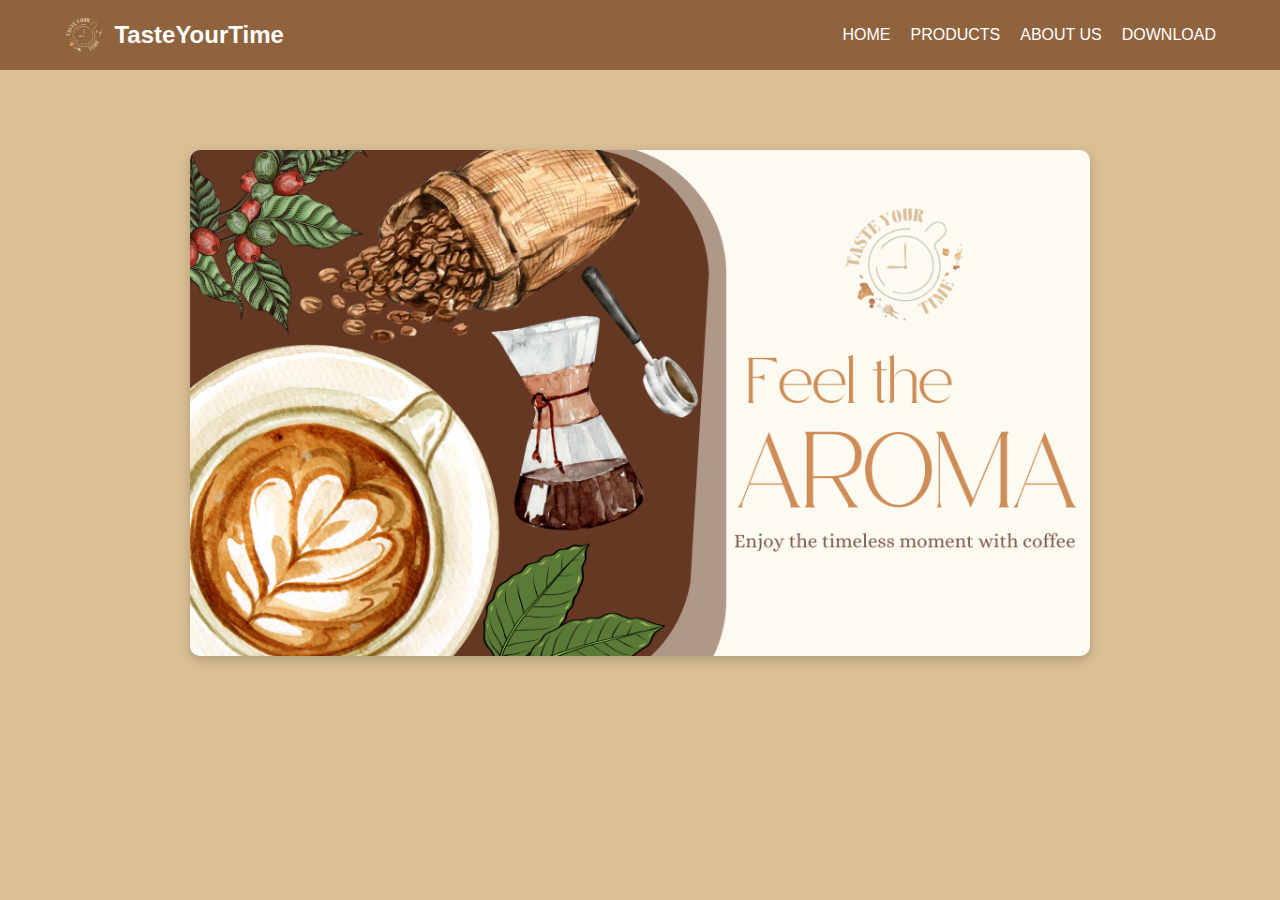
<file: index.html>
<!DOCTYPE html>
<html lang="en">
<head>
  <meta charset="UTF-8" />
  <meta name="viewport" content="width=device-width, initial-scale=1.0"/>
  <title>TasteYourTime</title>
  <link rel="stylesheet" href="tyt.css" />
</head>
<body>
  <header>
    <div class="container">

        <div class="logo">
            <img src="LOGO1.png" alt="TYT" />
            TasteYourTime
          </div>

      <nav>
        <ul class="nav-links">
          <li><a href="index.html">HOME</a></li>
          <li><a href="product.html">PRODUCTS</a></li>
          <li><a href="aboutUs.html">ABOUT US</a></li>
          <li><a href="download.html">DOWNLOAD</a></li>
        </ul>
      </nav>
    </div>
  </header>

  <main>

    <div class="hero-image">
        <img src="5.png" alt="Main Visual" />
      </div>
    
  </main>

</body>
</html>
</file>
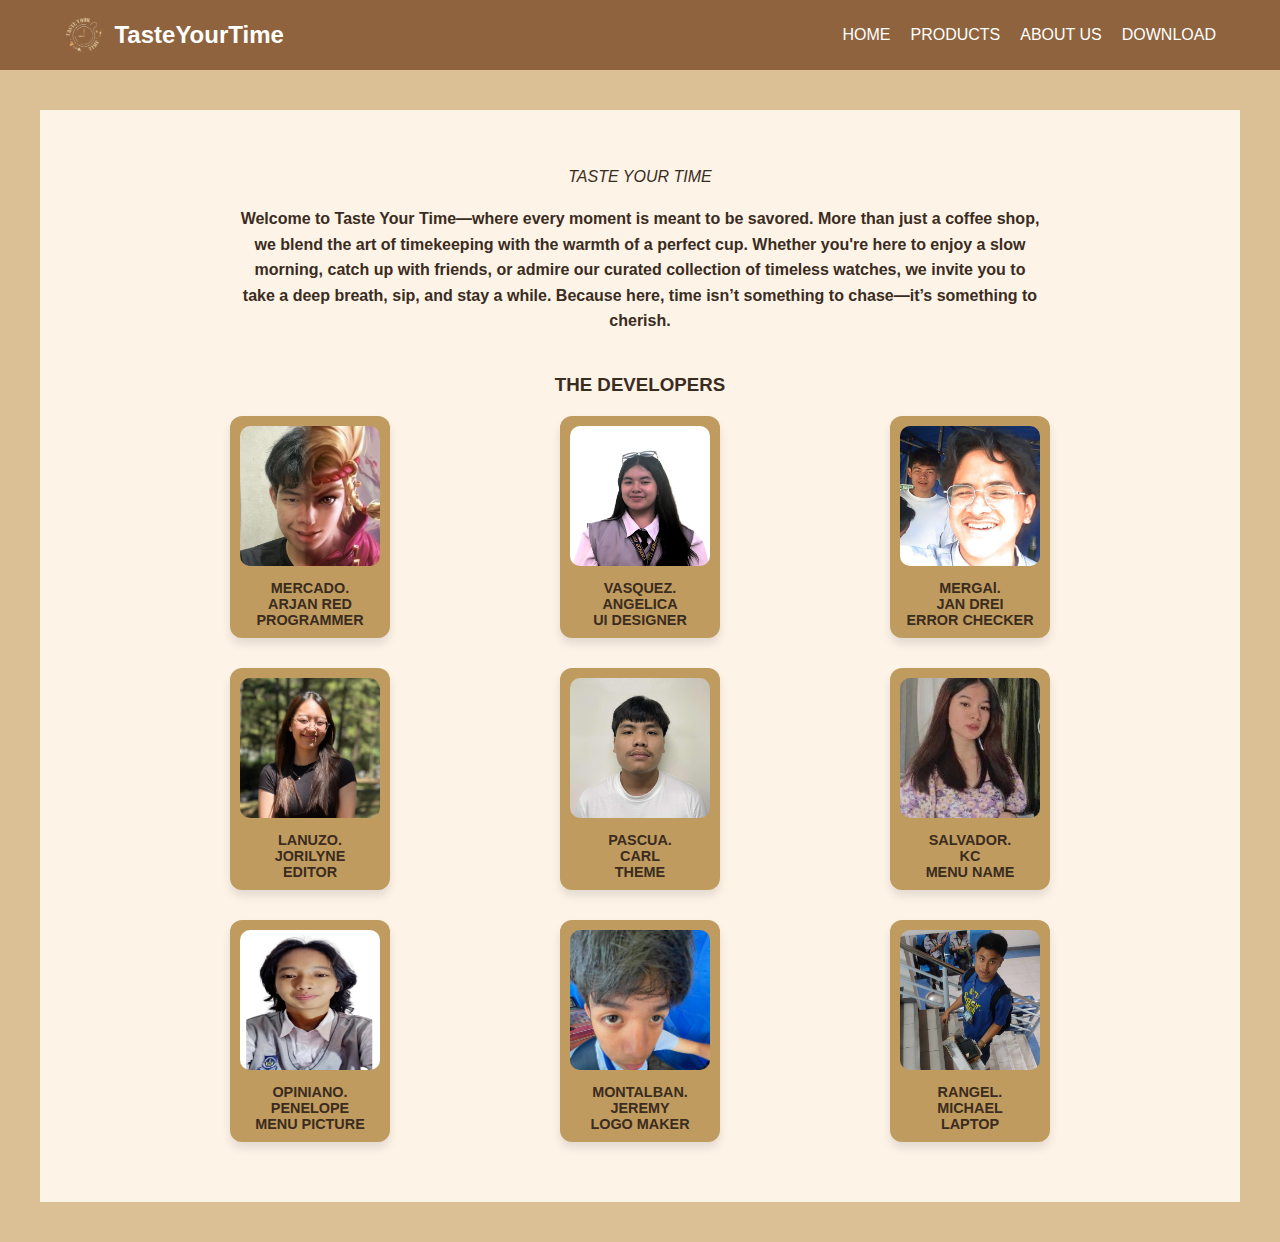
<file: aboutUs.html>
<!DOCTYPE html>
<html lang="en">
<head>
  <meta charset="UTF-8" />
  <title>About Us</title>
  <link rel="stylesheet" href="aboutUs.css" />
</head>
<body>
  <header>
    <div class="container">

        <div class="logo">
            <img src="LOGO1.png" alt="TYT" />
            TasteYourTime
          </div>

      <nav>
        <ul class="nav-links">
          <li><a href="index.html">HOME</a></li>
          <li><a href="product.html">PRODUCTS</a></li>
          <li><a href="aboutUs.html">ABOUT US</a></li>
          <li><a href="download.html">DOWNLOAD</a></li>
        </ul>
      </nav>
    </div>
  </header>

  <main>

    <main class="about-section">
        <br><span class="highlight">TASTE YOUR TIME</span>
        <p class="about-text">
          Welcome to Taste Your Time—where every moment is meant to be savored. More than just a coffee shop, we blend the art of timekeeping with the warmth of a perfect cup.
          Whether you're here to enjoy a slow morning, catch up with friends, or admire our curated collection of timeless watches, we invite you to take a deep breath, sip, and stay a while.
          Because here, time isn’t something to chase—it’s something to cherish.
        </p>
    
        <h3>THE DEVELOPERS</h3>
        <div class="team-grid">
        
          <div class="member">
            <img src="i1.jpeg" alt="Arjan Red" />
            <p><strong>MERCADO.<br>ARJAN RED</strong><br>PROGRAMMER</p>
          </div>

          <div class="member">
            <img src="i2.jpeg" alt="Angelica" />
            <p><strong>VASQUEZ.<br>ANGELICA</strong><br>UI DESIGNER</p>
          </div>

          <div class="member">
            <img src="i3.jpeg" alt="Jan Drei" />
            <p><strong>MERGAl.<br>JAN DREI</strong><br>ERROR CHECKER</p>
          </div>

          <div class="member">
            <img src="i4.jpg" alt="Jorilyne" />
            <p><strong>LANUZO.<br>JORILYNE</strong><br>EDITOR</p>
          </div>

          <div class="member">
            <img src="i5.jpeg" alt="Carl" />
            <p><strong>PASCUA.<br>CARL</strong><br>THEME</p>
          </div>

          <div class="member">
            <img src="i6.jpeg" alt="KC" />
            <p><strong>SALVADOR.<br>KC</strong><br>MENU NAME</p>
          </div>

          <div class="member">
            <img src="i7.jpeg" alt="Penelope" />
            <p><strong>OPINIANO.<br>PENELOPE</strong><br>MENU PICTURE</p>
          </div>

          <div class="member">
            <img src="i8.jpeg" alt="Jeremy" />
            <p><strong>MONTALBAN.<br>JEREMY</strong><br>LOGO MAKER</p>
          </div>

          <div class="member">
            <img src="i9.jpg" alt="Michael" />
            <p><strong>RANGEL.<br>MICHAEL</strong><br>LAPTOP</p>
          </div>
        </div>
      </main>
    </body>
    </html>

  </main>

</body>
</html>
</file>
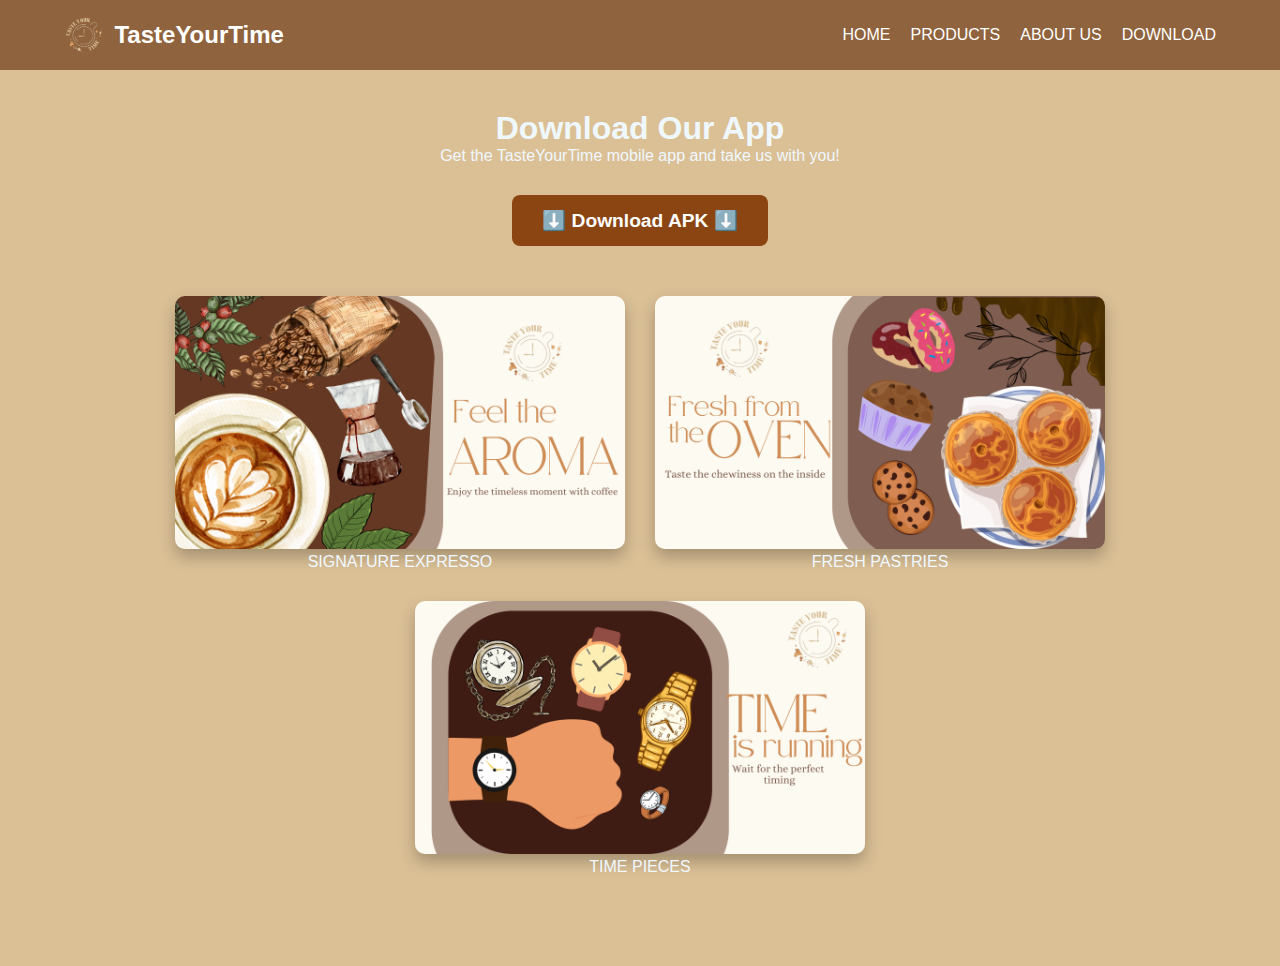
<file: download.html>
<!DOCTYPE html>
<html lang="en">
<head>
  <meta charset="UTF-8" />
  <title>Download</title>
  <link rel="stylesheet" href="download.css" />
</head>
<body>
  <header>
    <div class="container">

        <div class="logo">
            <img src="LOGO1.png" alt="TYT" />
            TasteYourTime
          </div>

      <nav>
        <ul class="nav-links">
          <li><a href="index.html">HOME</a></li>
          <li><a href="product.html">PRODUCTS</a></li>
          <li><a href="aboutUs.html">ABOUT US</a></li>
          <li><a href="download.html">DOWNLOAD</a></li>
        </ul>
      </nav>
    </div>
  </header>

  <main>

     <h1>Download Our App</h1>
    <p>Get the TasteYourTime mobile app and take us with you!</p>
    
    <a href="tyt.apk" download class="download-btn">⬇️ Download APK ⬇️</a>
    

    <div class="hero-image">
        <div class="image-block">
          <img src="5.png" alt="Visual 1" />
          <p>SIGNATURE EXPRESSO</p>
        </div>
        <div class="image-block">
          <img src="6.png" alt="Visual 2" />
          <p>FRESH PASTRIES</p>
        </div>
        <div class="image-block">
          <img src="7.png" alt="Visual 3" />
          <p>TIME PIECES</p>
        </div>

  

  </main>
    
  

</body>
</html>
</file>
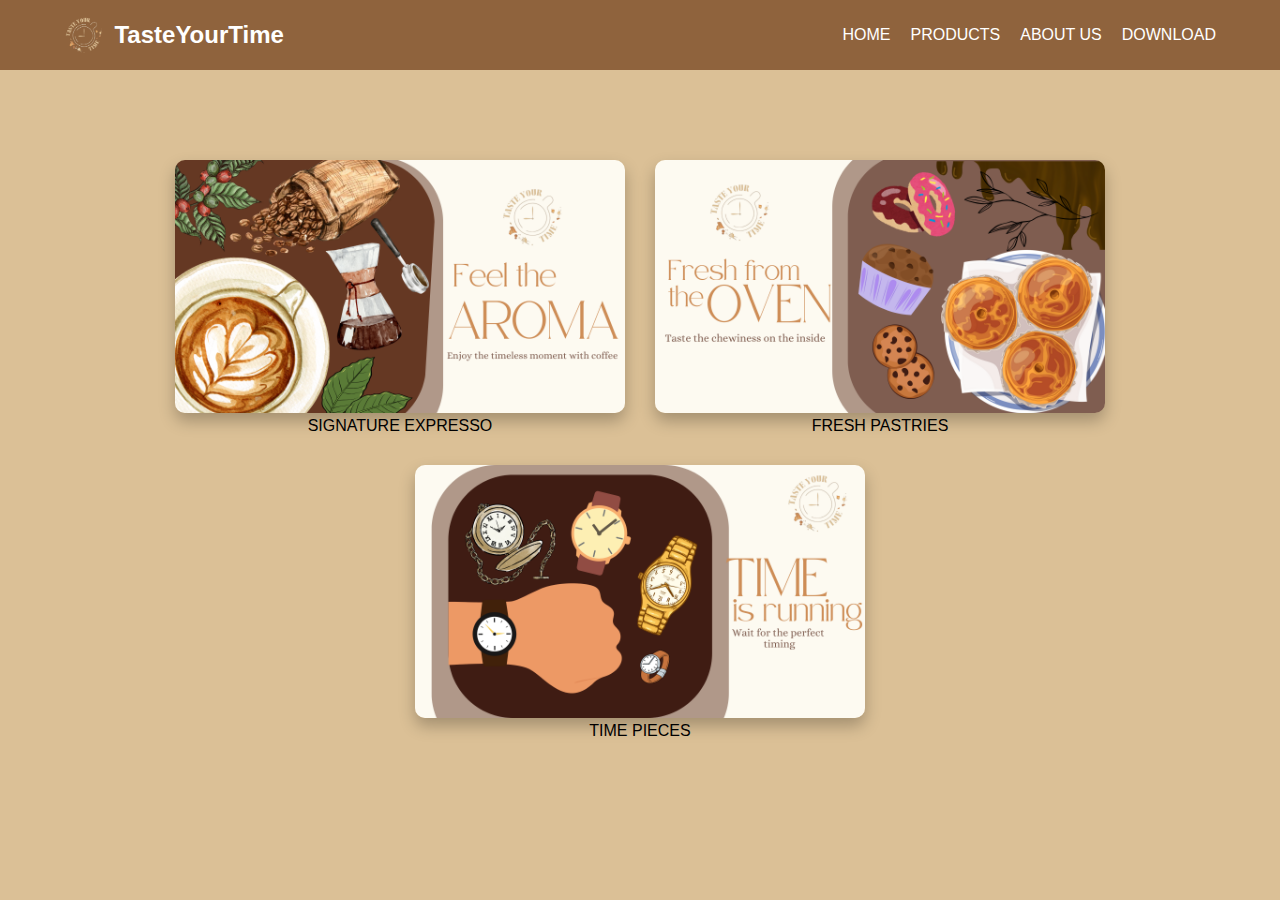
<file: product.html>
<!DOCTYPE html>
<html lang="en">
<head>
  <meta charset="UTF-8" />
  <title>Products</title>
  <link rel="stylesheet" href="product.css" />
</head>
<body>
  <header>
    <div class="container">

      <div class="logo">
            <img src="LOGO1.png" alt="TYT" />
            TasteYourTime
          </div>

      <nav>
        <ul class="nav-links">
            <li><a href="index.html">HOME</a></li>
            <li><a href="product.html">PRODUCTS</a></li>
            <li><a href="aboutUs.html">ABOUT US</a></li>
            <li><a href="download.html">DOWNLOAD</a></li>
        </ul>
      </nav>
    </div>
  </header>

  <main>

    <div class="hero-image">
        <div class="image-block">
          <img src="5.png" alt="Visual 1" />
          <p>SIGNATURE EXPRESSO</p>
        </div>
        <div class="image-block">
          <img src="6.png" alt="Visual 2" />
          <p>FRESH PASTRIES</p>
        </div>
        <div class="image-block">
          <img src="7.png" alt="Visual 3" />
          <p>TIME PIECES</p>
        </div>
      
  </main>
</body>
</html>
</file>
<file: tyt.css>
* {
  margin: 0;
  padding: 0;
  box-sizing: border-box;
}

body {
  font-family: Arial, sans-serif;
  background-color: #dbc096;
}

header {
  background-color: #8f633d;
  color: white;
  padding: 15px 0;
}

.container {
  display: flex;
  align-items: center;
  justify-content: space-between;
  width: 90%;
  max-width: 1200px;
  margin: auto;
}

.logo {
    display: flex;
    align-items: center;
    gap: 10px;
    font-size: 1.5rem;
    font-weight: bold;
    color: white;
  }
  
  .logo img {
    height: 40px;
    width: auto;
  }

.nav-links {
  list-style: none;
  display: flex;
  font-size: bold;
  gap: 20px;
}

.nav-links a {
  color: white;
  text-decoration: none;
  font-weight: 500;
}

.nav-links a:hover {
  text-decoration: underline;
}

main {
  padding: 40px;
  text-align: center;
}

section {
  margin-bottom: 60px;
}

.hero-image {
    display: flex;
    justify-content: center;
    align-items: center;
    margin: 40px 0;
  }
  
  .hero-image img {
    max-width: 900px;
    width: 90%;
    height: auto;
    border-radius: 10px; 
    box-shadow: 0 4px 12px rgba(0,0,0,0.2); 
  }
</file>
<file: aboutUs.css>
* {
  margin: 0;
  padding: 0;
  box-sizing: border-box;
}

body {
  font-family: Arial, sans-serif;
  background-color: #dbc096;
}

header {
  background-color: #8f633d;
  color: white;
  padding: 15px 0;
}

.container {
  display: flex;
  align-items: center;
  justify-content: space-between;
  width: 90%;
  max-width: 1200px;
  margin: auto;
}

.logo {
    display: flex;
    align-items: center;
    gap: 10px;
    font-size: 1.5rem;
    font-weight: bold;
    color: white;
  }
  
  .logo img {
    height: 40px;
    width: auto;
  }

.nav-links {
  list-style: none;
  display: flex;
  font-size: bold;
  gap: 20px;
}

.nav-links a {
  color: white;
  text-decoration: none;
  font-weight: 500;
}

.nav-links a:hover {
  text-decoration: underline;
}

main {
  padding: 40px;
  text-align: center;
}

section {
  margin-bottom: 60px;
}

.hero-image {
    display: flex;
    justify-content: center;
    align-items: center;
    margin: 40px 0;
  }
  
  .hero-image img {
    max-width: 900px;
    width: 90%;
    height: auto;
    border-radius: 10px; 
    box-shadow: 0 4px 12px rgba(0,0,0,0.2); 
  }

  .about-section {
    padding: 40px 20px;
    text-align: center;
    background-color: #fdf3e7;
    color: #3a2c1e;
  }
  
  .about-section .highlight {
    font-style: italic;
  }
  
  .about-text {
    font-size: 1rem;
    max-width: 800px;
    margin: 20px auto 40px;
    line-height: 1.6;
    font-weight: 600;
  }
  
  .team-grid {
    display: grid;
    grid-template-columns: repeat(3, 1fr); /* forces 3 per row */
    gap: 30px;
    justify-items: center;
    padding: 20px;
    max-width: 1000px;
    margin: auto;
  }
  .member {
    background-color: #c09b5f;
    padding: 10px;
    border-radius: 12px;
    box-shadow: 0 6px 10px rgba(0, 0, 0, 0.1);
    transition: transform 0.3s ease, box-shadow 0.3s ease;
    text-align: center;
  }
  
  .member img {
    width: 100%;
    max-width: 140px;
    height: auto;
    border-radius: 10px;
    transition: transform 0.3s ease;
  }
  
  .member:hover {
    transform: translateY(-5px);
    box-shadow: 0 10px 20px rgba(0, 0, 0, 0.2);
  }
  
  .member:hover img {
    transform: scale(1.05);
  }
  
  .member p {
    margin-top: 10px;
    font-size: 0.9rem;
    font-weight: bold;
  }
</file>
<file: download.css>
* {
  margin: 0;
  padding: 0;
  box-sizing: border-box;
}

body {
  font-family: Arial, sans-serif;
  background-color: #dbc096;
  color: aliceblue;
}

header {
  background-color: #8f633d;
  color: white;
  padding: 15px 0;
}

.container {
  display: flex;
  align-items: center;
  justify-content: space-between;
  width: 90%;
  max-width: 1200px;
  margin: auto;
}

.logo {
    display: flex;
    align-items: center;
    gap: 10px;
    font-size: 1.5rem;
    font-weight: bold;
    color: white;
  }
  
  .logo img {
    height: 40px;
    width: auto;
  }

.nav-links {
  list-style: none;
  display: flex;
  font-size: bold;
  gap: 20px;
}

.nav-links a {
  color: white;
  text-decoration: none;
  font-weight: 500;
}

.nav-links a:hover {
  text-decoration: underline;
}

main {
  padding: 40px;
  text-align: center;
}

section {
  margin-bottom: 60px;
}

.hero-image {
    display: flex;
    justify-content: center;
    align-items: center;
    margin: 40px 0;
  }
  
  .hero-image img {
    max-width: 900px;
    width: 90%;
    height: auto;
    border-radius: 10px; 
    box-shadow: 0 4px 12px rgba(0,0,0,0.2); 
  }
  .download-section {
    text-align: center;
    padding: 80px 20px;
    background-color: #fff7ec;
    color: #3a2c1e;
  }
  
  .download-btn {
    display: inline-block;
    margin-top: 30px;
    padding: 14px 30px;
    background-color: #8b4513;
    color: white;
    text-decoration: none;
    font-size: 1.2rem;
    font-weight: bold;
    border-radius: 8px;
    transition: background-color 0.3s ease, transform 0.3s ease;
  }
  
  .download-btn:hover {
    background-color: #a0522d;
    transform: scale(1.05);
  }
  
  .hero-image {
    display: flex;
    justify-content: center;
    align-items: center;
    gap: 30px;
    flex-wrap: wrap;
    margin: 50px 0;
  }
  
  .hero-image img {
    max-width: 450px;  
    width: 100%;
    height: auto;
    border-radius: 10px;
    box-shadow: 0 8px 16px rgba(0,0,0,0.25);
    transition: transform 0.3s ease;
  }
  
  .hero-image img:hover {
    transform: scale(1.08);
  }
</file>
<file: product.css>
* {
  margin: 0;
  padding: 0;
  box-sizing: border-box;
}

body {
  font-family: Arial, sans-serif;
  background-color: #dbc096;
}

header {
  background-color: #8f633d;
  color: white;
  padding: 15px 0;
}

.container {
  display: flex;
  align-items: center;
  justify-content: space-between;
  width: 90%;
  max-width: 1200px;
  margin: auto;
}

.logo {
    display: flex;
    align-items: center;
    gap: 10px;
    font-size: 1.5rem;
    font-weight: bold;
    color: white;
  }
  
  .logo img {
    height: 40px;
    width: auto;
  }

.nav-links {
  list-style: none;
  display: flex;
  font-size: bold;
  gap: 20px;
}

.nav-links a {
  color: white;
  text-decoration: none;
  font-weight: 500;
}

.nav-links a:hover {
  text-decoration: underline;
}

main {
  padding: 40px;
  text-align: center;
}

section {
  margin-bottom: 60px;
}

.hero-image {
    display: flex;
    justify-content: center;
    align-items: center;
    gap: 30px;
    flex-wrap: wrap;
    margin: 50px 0;
  }
  
  .hero-image img {
    max-width: 450px;  
    width: 100%;
    height: auto;
    border-radius: 10px;
    box-shadow: 0 8px 16px rgba(0,0,0,0.25);
    transition: transform 0.3s ease;
  }
  
  .hero-image img:hover {
    transform: scale(1.08);
  }
</file>
